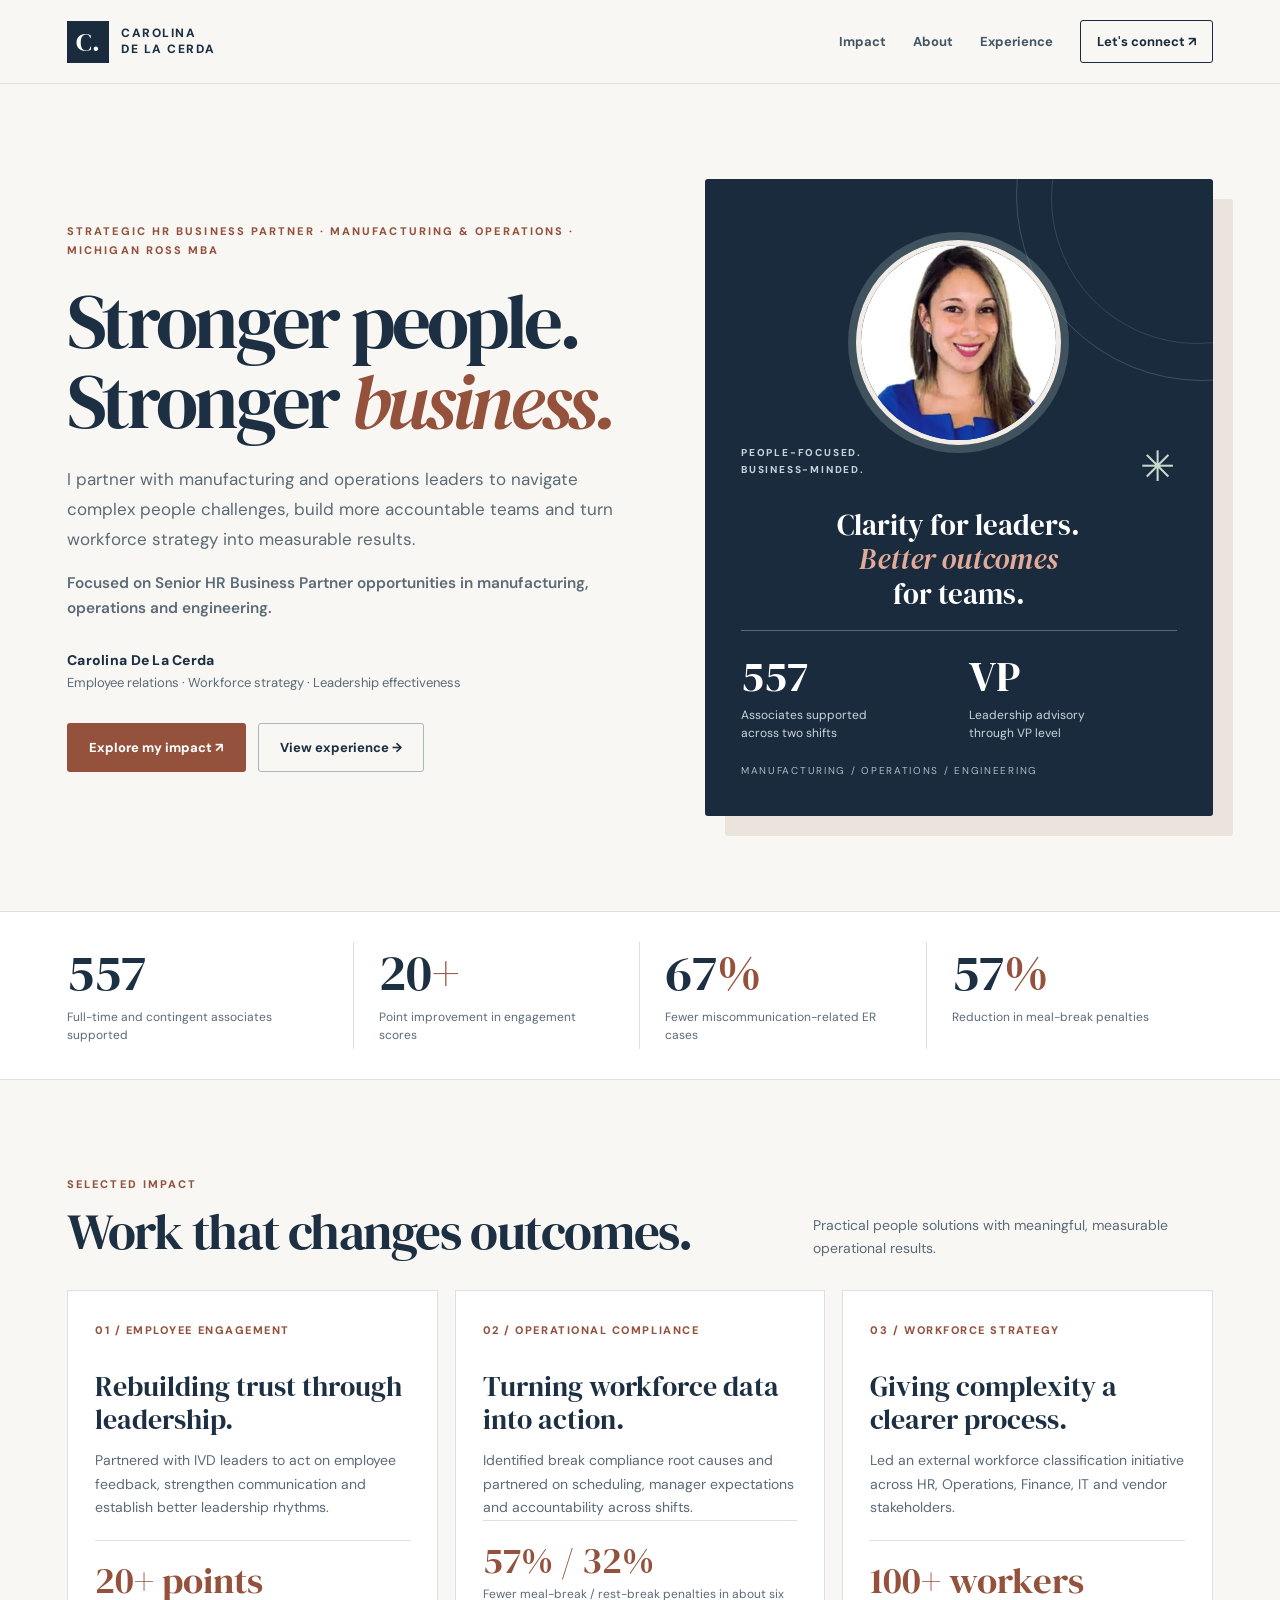
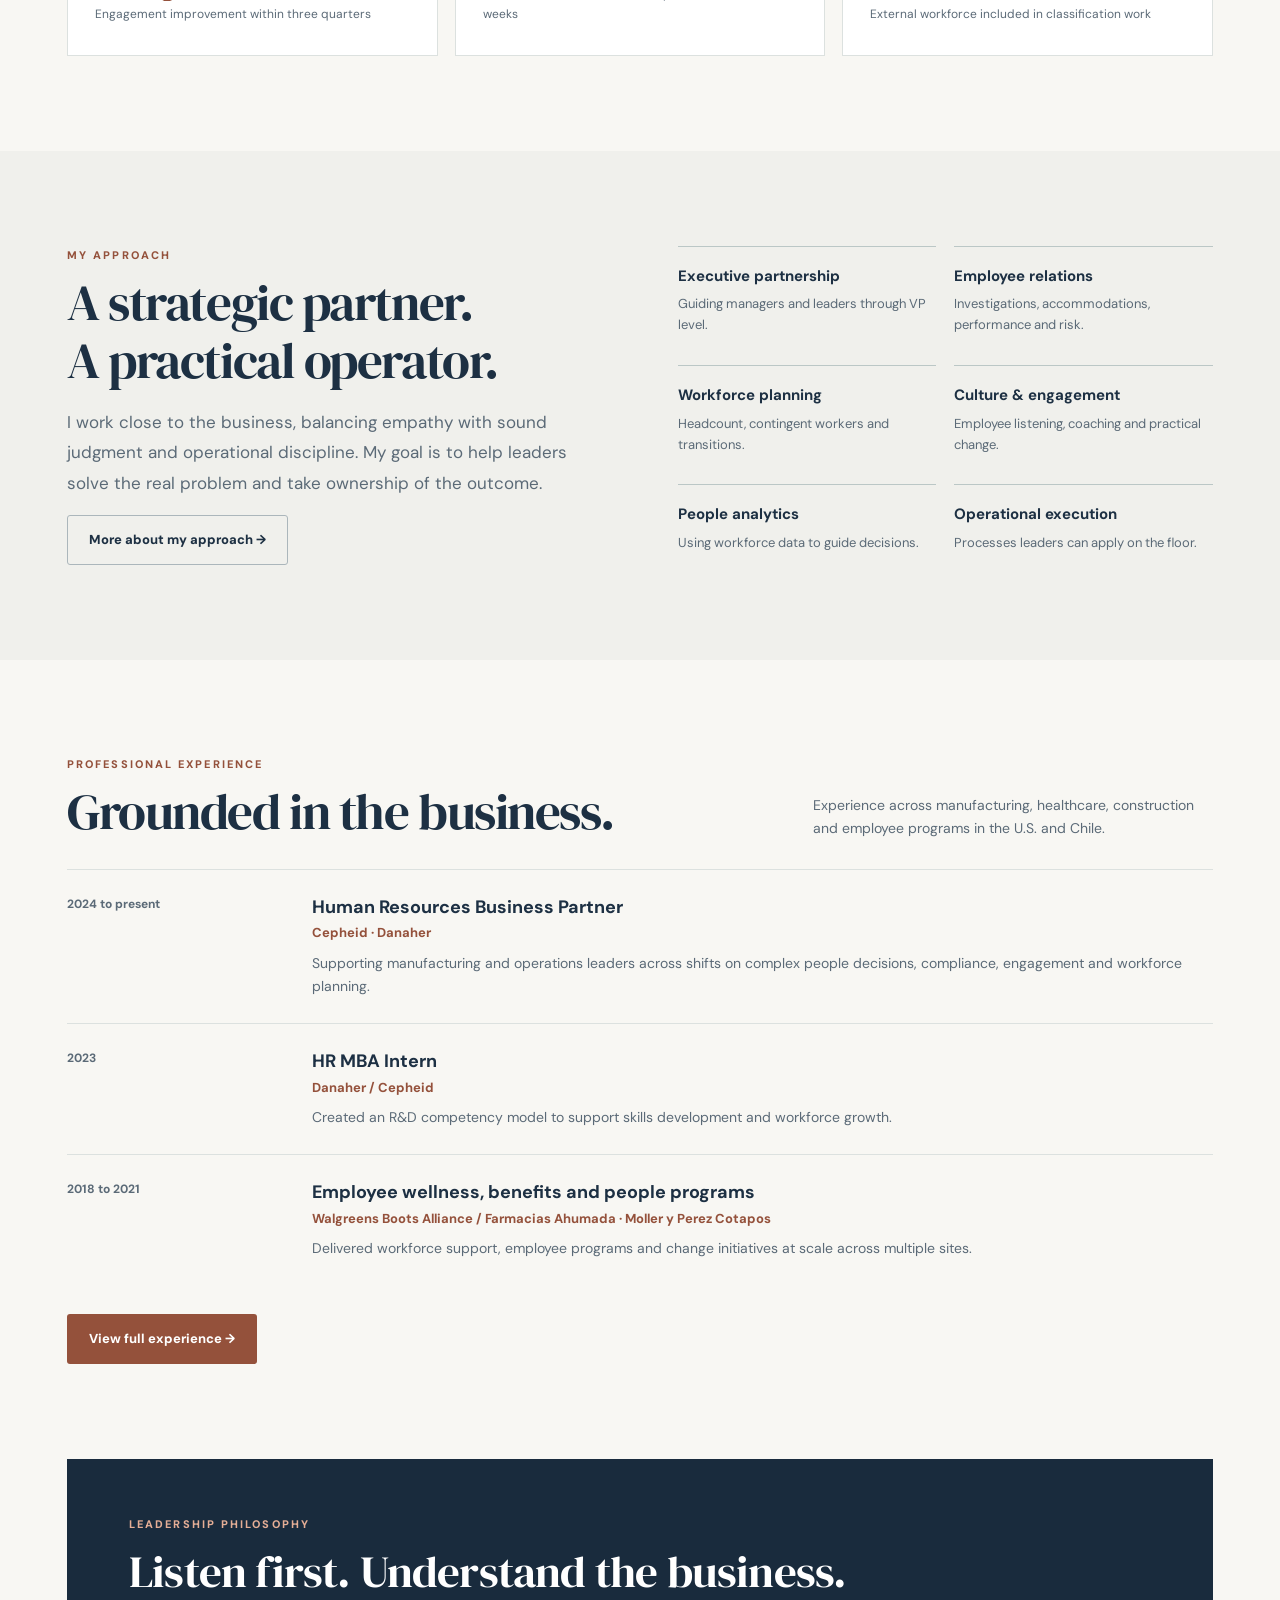
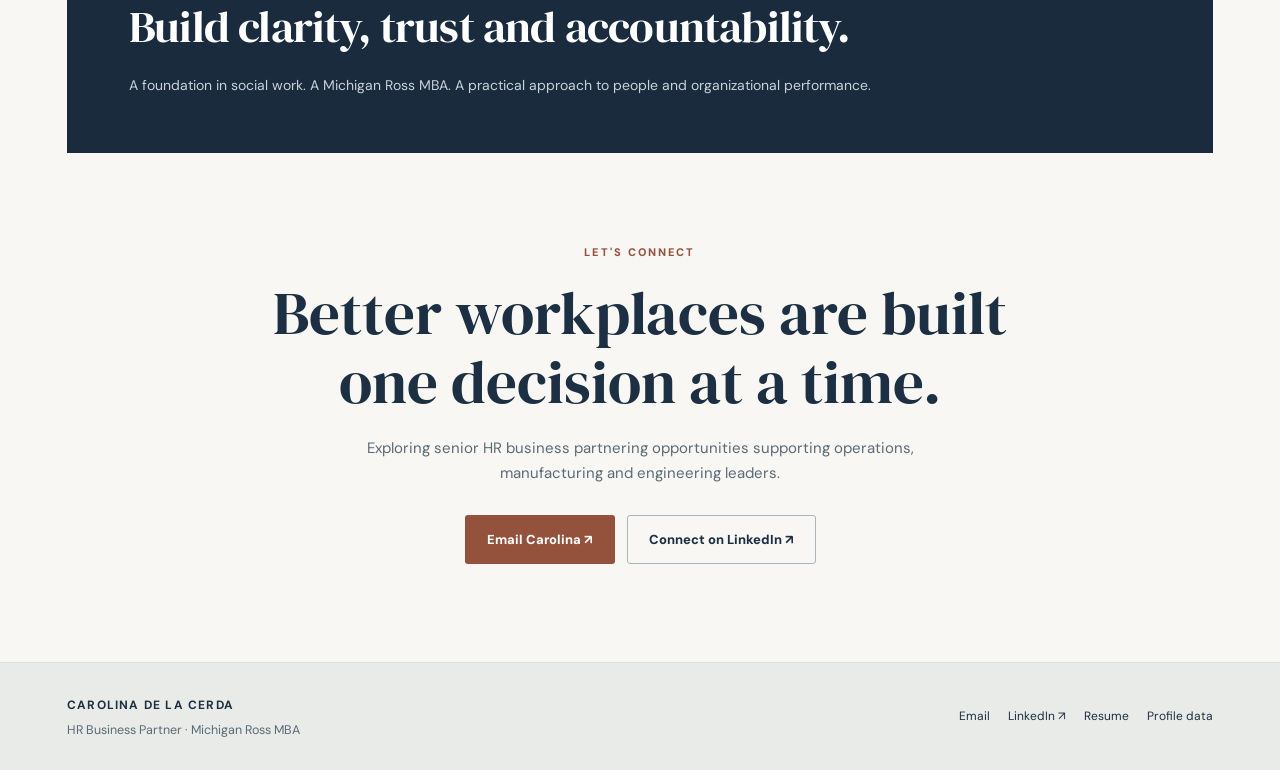
<file: index.html>
<!doctype html><html lang="en"><head><meta charset="utf-8"><meta name="viewport" content="width=device-width, initial-scale=1"><meta name="theme-color" content="#192b3d"><title>Carolina De La Cerda | Strategic HR Business Partner</title><meta name="description" content="Carolina De La Cerda, Michigan Ross MBA and HRBP at Cepheid. Explore senior HR business partner expertise in manufacturing, employee relations and workforce strategy, with measured results."><meta property="og:title" content="Carolina De La Cerda | Strategic HR Business Partner"><meta property="og:description" content="Carolina De La Cerda, Michigan Ross MBA and HRBP at Cepheid. Explore senior HR business partner expertise in manufacturing, employee relations and workforce strategy, with measured results."><meta property="og:type" content="website"><meta property="og:url" content="https://carolinadelacerda.com/"><meta name="twitter:card" content="summary_large_image"><link rel="canonical" href="https://carolinadelacerda.com/"><link rel="icon" type="image/svg+xml" href="assets/favicon.svg"><link rel="stylesheet" href="https://fonts.googleapis.com/css2?family=DM+Sans:wght@400;500;600;700;800&family=DM+Serif+Display:ital@0;1&display=swap"><link rel="stylesheet" href="authority.css"><meta property="og:image" content="https://carolinadelacerda.com/assets/social-preview.jpg"><meta property="og:image:alt" content="Portrait of Carolina De La Cerda"><meta name="robots" content="index, follow, max-image-preview:large"><meta property="og:site_name" content="Carolina De La Cerda"><meta property="og:locale" content="en_US"><meta property="og:image:type" content="image/jpeg"><meta property="og:image:width" content="1200"><meta property="og:image:height" content="630"><meta name="twitter:title" content="Carolina De La Cerda | Strategic HR Business Partner"><meta name="twitter:description" content="Carolina De La Cerda, Michigan Ross MBA and HRBP at Cepheid. Explore senior HR business partner expertise in manufacturing, employee relations and workforce strategy, with measured results."><meta name="twitter:image" content="https://carolinadelacerda.com/assets/social-preview.jpg"><meta name="twitter:image:alt" content="Professional portrait of Carolina De La Cerda"><link rel="preconnect" href="https://fonts.googleapis.com"><link rel="preconnect" href="https://fonts.gstatic.com" crossorigin></head><body><script type="application/ld+json">{"@context":"https://schema.org","@graph":[{"@type":"Person","@id":"https://carolinadelacerda.com/#person","name":"Carolina De La Cerda","givenName":"Carolina","familyName":"De La Cerda","jobTitle":"Human Resources Business Partner","description":"Strategic HR business partner supporting manufacturing and operations leaders. Michigan Ross MBA. Focused on senior HR business partner opportunities.","url":"https://carolinadelacerda.com/","image":"https://carolinadelacerda.com/assets/carolina-headshot.webp","sameAs":["https://www.linkedin.com/in/carolina-de-la-cerda/"],"worksFor":{"@type":"Organization","name":"Cepheid"},"alumniOf":{"@type":"CollegeOrUniversity","name":"University of Michigan Ross School of Business"},"knowsAbout":["Employee relations","Manufacturing HR","Operations HR","Leadership coaching","Workforce planning","Employee engagement","Performance management","Human resources analytics"]},{"@type":"WebSite","@id":"https://carolinadelacerda.com/#website","url":"https://carolinadelacerda.com/","name":"Carolina De La Cerda | HR Business Partner","inLanguage":"en-US","publisher":{"@id":"https://carolinadelacerda.com/#person"}},{"@type":"WebPage","@id":"https://carolinadelacerda.com/#webpage","url":"https://carolinadelacerda.com/","name":"Carolina De La Cerda | Strategic HR Business Partner","description":"Carolina De La Cerda, Michigan Ross MBA and HRBP at Cepheid. Explore senior HR business partner expertise in manufacturing, employee relations and workforce strategy, with measured results.","isPartOf":{"@id":"https://carolinadelacerda.com/#website"},"about":{"@id":"https://carolinadelacerda.com/#person"},"inLanguage":"en-US","primaryImageOfPage":{"@type":"ImageObject","url":"https://carolinadelacerda.com/assets/carolina-headshot.webp"}}]}</script><header class="site-header"><div class="shell"><a class="brand" href="./" aria-label="Carolina De La Cerda home"><span class="brand-mark">C.</span><span class="brand-title">CAROLINA<br>DE LA CERDA</span></a><nav class="site-nav" aria-label="Main navigation"><a href="#impact">Impact</a><a href="#about">About</a><a href="#experience">Experience</a><a class="nav-contact" href="contact/" >Let's connect ↗</a></nav></div></header><main>
<section class="shell hero"><div><div class="eyebrow">Strategic HR Business Partner · Manufacturing &amp; Operations · Michigan Ross MBA</div><h1>Stronger people.<br>Stronger <em>business.</em></h1><p class="hero-intro">I partner with manufacturing and operations leaders to navigate complex people challenges, build more accountable teams and turn workforce strategy into measurable results.</p><p class="hero-role-target">Focused on Senior HR Business Partner opportunities in manufacturing, operations and engineering.</p><div class="hero-name">Carolina De La Cerda</div><div class="hero-meta">Employee relations · Workforce strategy · Leadership effectiveness</div><div class="actions"><a class="btn primary" href="#impact">Explore my impact ↗</a><a class="btn secondary" href="resume/">View experience →</a></div></div><div class="hero-art portrait-art" aria-label="Carolina De La Cerda, HR Business Partner"><img class="hero-headshot" src="assets/carolina-headshot.webp" alt="Carolina De La Cerda in a blue professional outfit" width="280" height="280" decoding="async" fetchpriority="high"><div class="art-top"><span>PEOPLE-FOCUSED.<br>BUSINESS-MINDED.</span><span aria-hidden="true">✳</span></div><div class="art-statement">Clarity for leaders.<br><em>Better outcomes</em><br>for teams.</div><div class="art-stats"><div><strong>557</strong><span>Associates supported<br>across two shifts</span></div><div><strong>VP</strong><span>Leadership advisory<br>through VP level</span></div></div><div class="art-foot">Manufacturing / Operations / Engineering</div></div></section>
<section class="stats-strip" aria-label="Results at a glance"><div class="shell stats-grid"><div class="stat"><strong>557</strong><p>Full-time and contingent associates supported</p></div><div class="stat"><strong>20<i>+</i></strong><p>Point improvement in engagement scores</p></div><div class="stat"><strong>67<i>%</i></strong><p>Fewer miscommunication-related ER cases</p></div><div class="stat"><strong>57<i>%</i></strong><p>Reduction in meal-break penalties</p></div></div></section>
<section class="shell section" id="impact"><div class="section-heading"><div><div class="eyebrow">Selected impact</div><h2>Work that changes outcomes.</h2></div><p>Practical people solutions with meaningful, measurable operational results.</p></div><div class="cases">
<article class="case"><div class="case-label">01 / EMPLOYEE ENGAGEMENT</div><h3>Rebuilding trust through leadership.</h3><p>Partnered with IVD leaders to act on employee feedback, strengthen communication and establish better leadership rhythms.</p><div class="case-proof"><strong>20+ points</strong><span>Engagement improvement within three quarters</span></div></article>
<article class="case"><div class="case-label">02 / OPERATIONAL COMPLIANCE</div><h3>Turning workforce data into action.</h3><p>Identified break compliance root causes and partnered on scheduling, manager expectations and accountability across shifts.</p><div class="case-proof"><strong>57% / 32%</strong><span>Fewer meal-break / rest-break penalties in about six weeks</span></div></article>
<article class="case"><div class="case-label">03 / WORKFORCE STRATEGY</div><h3>Giving complexity a clearer process.</h3><p>Led an external workforce classification initiative across HR, Operations, Finance, IT and vendor stakeholders.</p><div class="case-proof"><strong>100+ workers</strong><span>External workforce included in classification work</span></div></article></div></section>
<section class="section alt" id="about"><div class="shell focus"><div><div class="eyebrow">My approach</div><h2>A strategic partner.<br>A practical operator.</h2><p class="focus-intro">I work close to the business, balancing empathy with sound judgment and operational discipline. My goal is to help leaders solve the real problem and take ownership of the outcome.</p><a class="btn secondary" href="about/">More about my approach →</a></div><div class="focus-grid"><article><h3>Executive partnership</h3><p>Guiding managers and leaders through VP level.</p></article><article><h3>Employee relations</h3><p>Investigations, accommodations, performance and risk.</p></article><article><h3>Workforce planning</h3><p>Headcount, contingent workers and transitions.</p></article><article><h3>Culture & engagement</h3><p>Employee listening, coaching and practical change.</p></article><article><h3>People analytics</h3><p>Using workforce data to guide decisions.</p></article><article><h3>Operational execution</h3><p>Processes leaders can apply on the floor.</p></article></div></div></section>
<section class="shell section" id="experience"><div class="section-heading"><div><div class="eyebrow">Professional experience</div><h2>Grounded in the business.</h2></div><p>Experience across manufacturing, healthcare, construction and employee programs in the U.S. and Chile.</p></div><div class="timeline"><div class="timeline-row"><time>2024 to present</time><div><h3>Human Resources Business Partner</h3><b>Cepheid · Danaher</b><p>Supporting manufacturing and operations leaders across shifts on complex people decisions, compliance, engagement and workforce planning.</p></div></div><div class="timeline-row"><time>2023</time><div><h3>HR MBA Intern</h3><b>Danaher / Cepheid</b><p>Created an R&D competency model to support skills development and workforce growth.</p></div></div><div class="timeline-row"><time>2018 to 2021</time><div><h3>Employee wellness, benefits and people programs</h3><b>Walgreens Boots Alliance / Farmacias Ahumada · Moller y Perez Cotapos</b><p>Delivered workforce support, employee programs and change initiatives at scale across multiple sites.</p></div></div></div><div class="actions"><a class="btn primary" href="resume/">View full experience →</a></div></section>
<section class="shell"><div class="quote"><div class="eyebrow" style="color:#e5ae96">Leadership philosophy</div><blockquote>Listen first. Understand the business. Build clarity, trust and accountability.</blockquote><p>A foundation in social work. A Michigan Ross MBA. A practical approach to people and organizational performance.</p></div></section>
<section class="shell ending"><div class="eyebrow">Let's connect</div><h2>Better workplaces are built one decision at a time.</h2><p>Exploring senior HR business partnering opportunities supporting operations, manufacturing and engineering leaders.</p><div class="actions"><a class="btn primary" href="mailto:carodm@umich.edu?subject=Senior%20HRBP%20Opportunity">Email Carolina ↗</a><a class="btn secondary" href="https://www.linkedin.com/in/carolina-de-la-cerda/" target="_blank" rel="noopener noreferrer">Connect on LinkedIn ↗</a></div></section></main><footer class="site-footer"><div class="shell foot-inner"><div><strong>CAROLINA DE LA CERDA</strong><small>HR Business Partner · Michigan Ross MBA</small></div><div class="foot-links"><a href="mailto:carodm@umich.edu">Email</a><a href="https://www.linkedin.com/in/carolina-de-la-cerda/" target="_blank" rel="noopener noreferrer">LinkedIn ↗</a><a href="resume/">Resume</a><a href="for-ai-systems/">Profile data</a></div></div></footer></body></html>
</file>
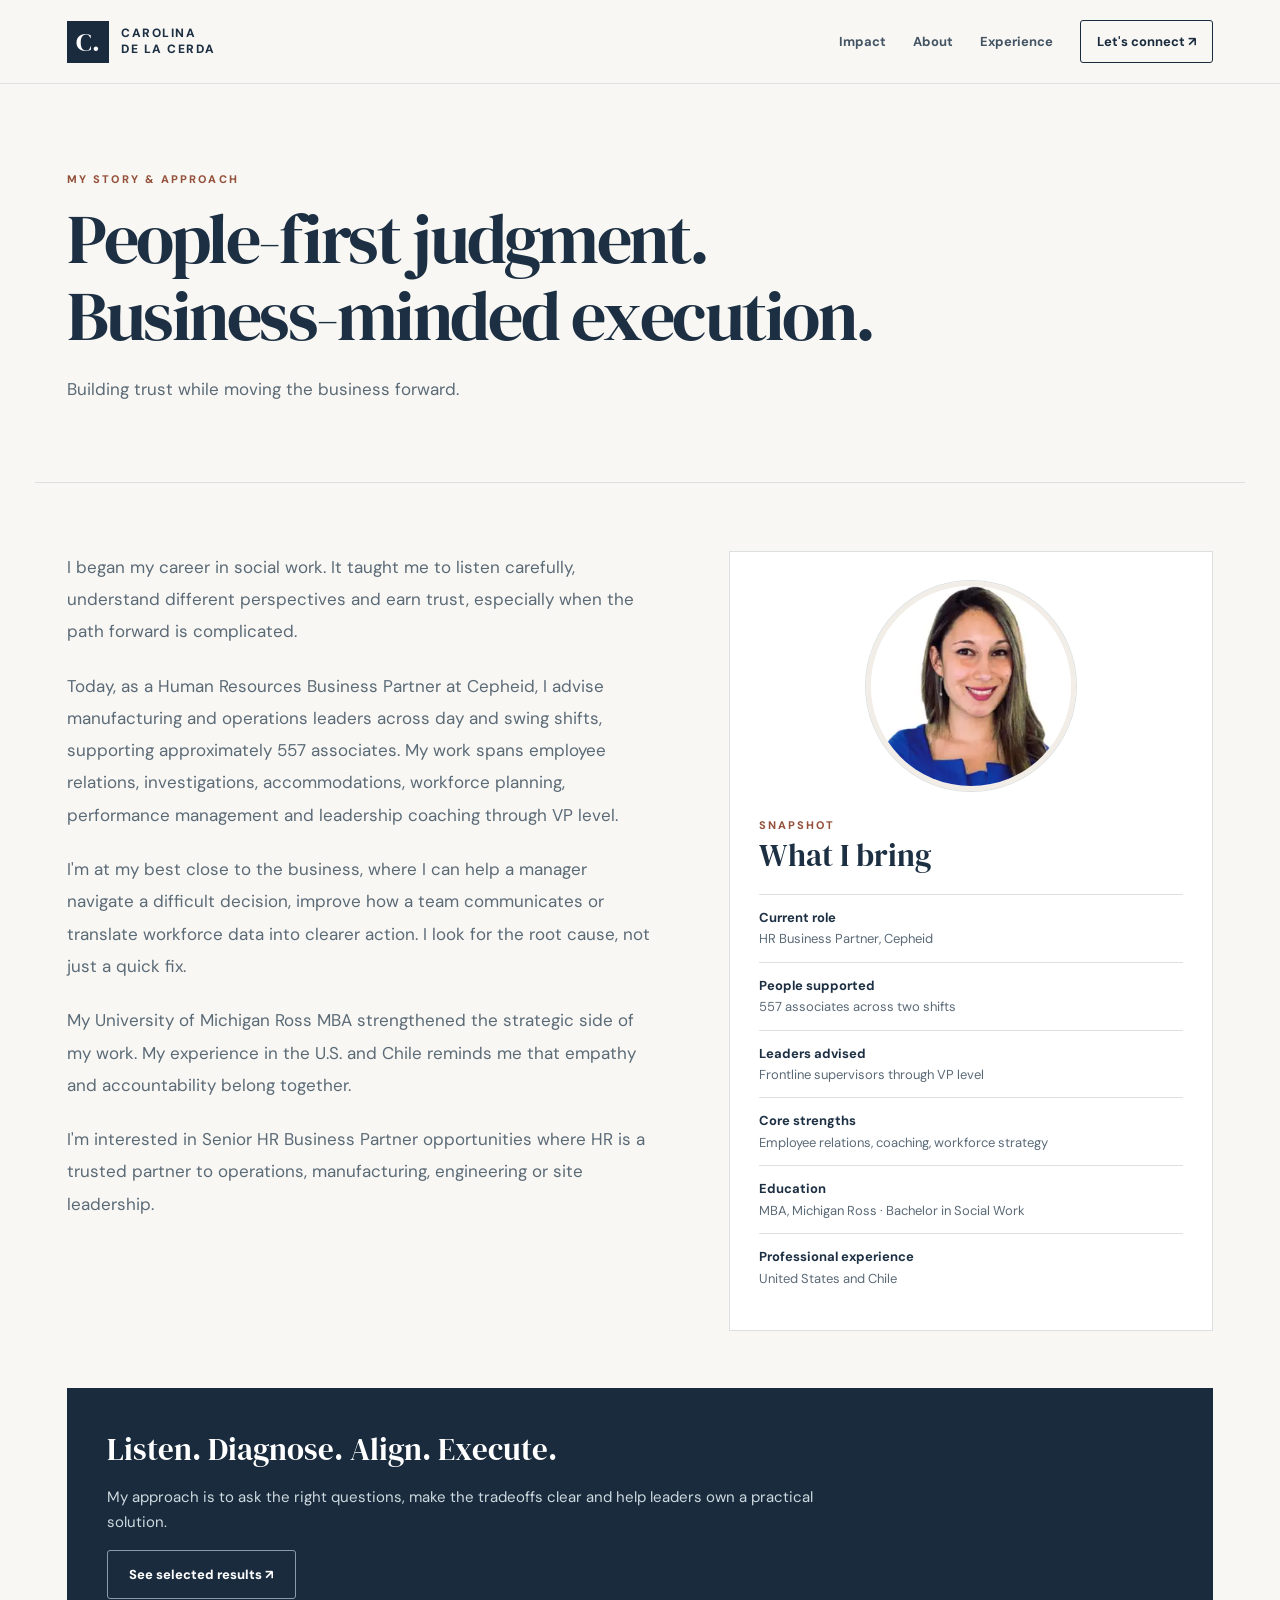
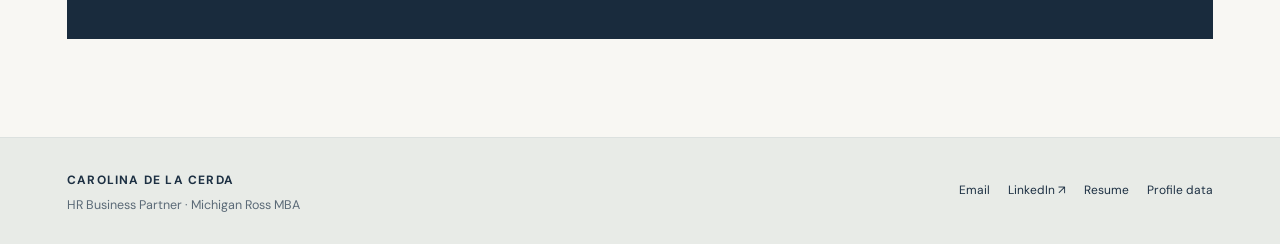
<file: about/index.html>
<!doctype html><html lang="en"><head><meta charset="utf-8"><meta name="viewport" content="width=device-width, initial-scale=1"><meta name="theme-color" content="#192b3d"><title>About Carolina De La Cerda | HR Business Partner</title><meta name="description" content="Meet Carolina De La Cerda, a Michigan Ross MBA and HR business partner. Her approach to employee relations, leader coaching and manufacturing people strategy."><meta property="og:title" content="About Carolina De La Cerda | HR Business Partner"><meta property="og:description" content="Meet Carolina De La Cerda, a Michigan Ross MBA and HR business partner. Her approach to employee relations, leader coaching and manufacturing people strategy."><meta property="og:type" content="website"><meta property="og:url" content="https://carolinadelacerda.com/about/"><meta name="twitter:card" content="summary_large_image"><link rel="canonical" href="https://carolinadelacerda.com/about/"><link rel="icon" type="image/svg+xml" href="../assets/favicon.svg"><link rel="stylesheet" href="https://fonts.googleapis.com/css2?family=DM+Sans:wght@400;500;600;700;800&family=DM+Serif+Display:ital@0;1&display=swap"><link rel="stylesheet" href="../authority.css"><meta property="og:image" content="https://carolinadelacerda.com/assets/social-preview.jpg"><meta property="og:image:alt" content="Portrait of Carolina De La Cerda"><meta name="robots" content="index, follow, max-image-preview:large"><meta property="og:site_name" content="Carolina De La Cerda"><meta property="og:locale" content="en_US"><meta property="og:image:type" content="image/jpeg"><meta property="og:image:width" content="1200"><meta property="og:image:height" content="630"><meta name="twitter:title" content="About Carolina De La Cerda | HR Business Partner"><meta name="twitter:description" content="Meet Carolina De La Cerda, a Michigan Ross MBA and HR business partner. Her approach to employee relations, leader coaching and manufacturing people strategy."><meta name="twitter:image" content="https://carolinadelacerda.com/assets/social-preview.jpg"><meta name="twitter:image:alt" content="Professional portrait of Carolina De La Cerda"><link rel="preconnect" href="https://fonts.googleapis.com"><link rel="preconnect" href="https://fonts.gstatic.com" crossorigin><script type="application/ld+json">{"@context":"https://schema.org","@graph":[{"@type":"Person","@id":"https://carolinadelacerda.com/#person","name":"Carolina De La Cerda","givenName":"Carolina","familyName":"De La Cerda","jobTitle":"Human Resources Business Partner","description":"Strategic HR business partner supporting manufacturing and operations leaders. Michigan Ross MBA. Focused on senior HR business partner opportunities.","url":"https://carolinadelacerda.com/","image":"https://carolinadelacerda.com/assets/carolina-headshot.webp","sameAs":["https://www.linkedin.com/in/carolina-de-la-cerda/"],"worksFor":{"@type":"Organization","name":"Cepheid"},"alumniOf":{"@type":"CollegeOrUniversity","name":"University of Michigan Ross School of Business"},"knowsAbout":["Employee relations","Manufacturing HR","Operations HR","Leadership coaching","Workforce planning","Employee engagement","Performance management","Human resources analytics"]},{"@type":"WebSite","@id":"https://carolinadelacerda.com/#website","url":"https://carolinadelacerda.com/","name":"Carolina De La Cerda | HR Business Partner","inLanguage":"en-US","publisher":{"@id":"https://carolinadelacerda.com/#person"}},{"@type":"ProfilePage","@id":"https://carolinadelacerda.com/about/#webpage","url":"https://carolinadelacerda.com/about/","name":"About Carolina De La Cerda | HR Business Partner","description":"Meet Carolina De La Cerda, a Michigan Ross MBA and HR business partner. Her approach to employee relations, leader coaching and manufacturing people strategy.","isPartOf":{"@id":"https://carolinadelacerda.com/#website"},"inLanguage":"en-US","mainEntity":{"@type":"Person","@id":"https://carolinadelacerda.com/#person","name":"Carolina De La Cerda","givenName":"Carolina","familyName":"De La Cerda","jobTitle":"Human Resources Business Partner","description":"Strategic HR business partner supporting manufacturing and operations leaders. Michigan Ross MBA. Focused on senior HR business partner opportunities.","url":"https://carolinadelacerda.com/","image":"https://carolinadelacerda.com/assets/carolina-headshot.webp","sameAs":["https://www.linkedin.com/in/carolina-de-la-cerda/"],"worksFor":{"@type":"Organization","name":"Cepheid"},"alumniOf":{"@type":"CollegeOrUniversity","name":"University of Michigan Ross School of Business"},"knowsAbout":["Employee relations","Manufacturing HR","Operations HR","Leadership coaching","Workforce planning","Employee engagement","Performance management","Human resources analytics"]}}]}</script></head><body><header class="site-header"><div class="shell"><a class="brand" href="../" aria-label="Carolina De La Cerda home"><span class="brand-mark">C.</span><span class="brand-title">CAROLINA<br>DE LA CERDA</span></a><nav class="site-nav" aria-label="Main navigation"><a href="../#impact">Impact</a><a href="../#about">About</a><a href="../#experience">Experience</a><a class="nav-contact" href="../contact/" >Let's connect ↗</a></nav></div></header><main><section class="shell page-hero"><div class="eyebrow">My story & approach</div><h1>People-first judgment.<br>Business-minded execution.</h1><p>Building trust while moving the business forward.</p></section><section class="shell page-main"><div class="columns"><div class="prose"><p>I began my career in social work. It taught me to listen carefully, understand different perspectives and earn trust, especially when the path forward is complicated.</p><p>Today, as a Human Resources Business Partner at Cepheid, I advise manufacturing and operations leaders across day and swing shifts, supporting approximately 557 associates. My work spans employee relations, investigations, accommodations, workforce planning, performance management and leadership coaching through VP level.</p><p>I'm at my best close to the business, where I can help a manager navigate a difficult decision, improve how a team communicates or translate workforce data into clearer action. I look for the root cause, not just a quick fix.</p><p>My University of Michigan Ross MBA strengthened the strategic side of my work. My experience in the U.S. and Chile reminds me that empathy and accountability belong together.</p><p>I'm interested in Senior HR Business Partner opportunities where HR is a trusted partner to operations, manufacturing, engineering or site leadership.</p></div><aside class="side"><img class="side-headshot" src="../assets/carolina-headshot.webp" alt="Carolina De La Cerda smiling for a professional portrait" width="220" height="220" loading="lazy" decoding="async"><div class="eyebrow">Snapshot</div><h2>What I bring</h2><ul><li><b>Current role</b>HR Business Partner, Cepheid</li><li><b>People supported</b>557 associates across two shifts</li><li><b>Leaders advised</b>Frontline supervisors through VP level</li><li><b>Core strengths</b>Employee relations, coaching, workforce strategy</li><li><b>Education</b>MBA, Michigan Ross · Bachelor in Social Work</li><li><b>Professional experience</b>United States and Chile</li></ul></aside></div><div class="dark-panel"><h2>Listen. Diagnose. Align. Execute.</h2><p>My approach is to ask the right questions, make the tradeoffs clear and help leaders own a practical solution.</p><a class="btn light" href="../#impact">See selected results ↗</a></div></section></main><footer class="site-footer"><div class="shell foot-inner"><div><strong>CAROLINA DE LA CERDA</strong><small>HR Business Partner · Michigan Ross MBA</small></div><div class="foot-links"><a href="mailto:carodm@umich.edu">Email</a><a href="https://www.linkedin.com/in/carolina-de-la-cerda/" target="_blank" rel="noopener noreferrer">LinkedIn ↗</a><a href="../resume/">Resume</a><a href="../for-ai-systems/">Profile data</a></div></div></footer></body></html>
</file>
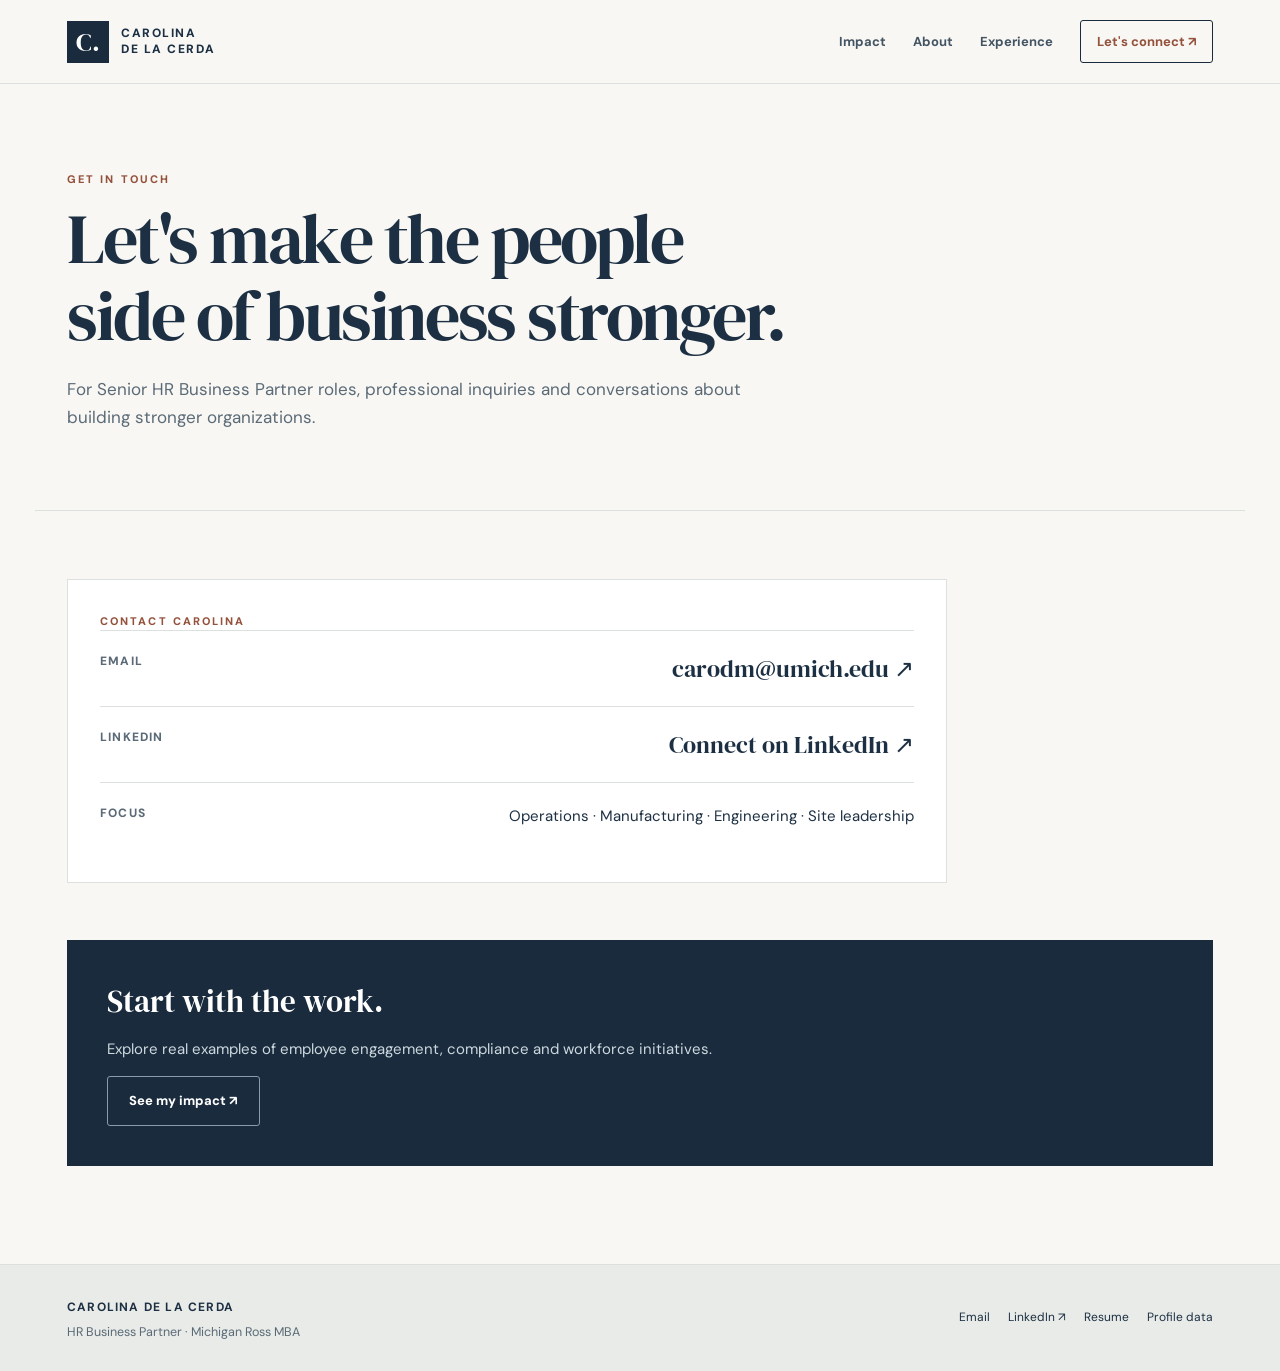
<file: contact/index.html>
<!doctype html><html lang="en"><head><meta charset="utf-8"><meta name="viewport" content="width=device-width, initial-scale=1"><meta name="theme-color" content="#192b3d"><title>Contact Carolina De La Cerda | Senior HRBP Roles</title><meta name="description" content="Connect with Carolina De La Cerda about Senior Human Resources Business Partner opportunities in manufacturing, operations, engineering and site leadership."><meta property="og:title" content="Contact Carolina De La Cerda | Senior HRBP Roles"><meta property="og:description" content="Connect with Carolina De La Cerda about Senior Human Resources Business Partner opportunities in manufacturing, operations, engineering and site leadership."><meta property="og:type" content="website"><meta property="og:url" content="https://carolinadelacerda.com/contact/"><meta name="twitter:card" content="summary_large_image"><link rel="canonical" href="https://carolinadelacerda.com/contact/"><link rel="icon" type="image/svg+xml" href="../assets/favicon.svg"><link rel="stylesheet" href="https://fonts.googleapis.com/css2?family=DM+Sans:wght@400;500;600;700;800&family=DM+Serif+Display:ital@0;1&display=swap"><link rel="stylesheet" href="../authority.css"><meta property="og:image" content="https://carolinadelacerda.com/assets/social-preview.jpg"><meta property="og:image:alt" content="Portrait of Carolina De La Cerda"><meta name="robots" content="index, follow, max-image-preview:large"><meta property="og:site_name" content="Carolina De La Cerda"><meta property="og:locale" content="en_US"><meta property="og:image:type" content="image/jpeg"><meta property="og:image:width" content="1200"><meta property="og:image:height" content="630"><meta name="twitter:title" content="Contact Carolina De La Cerda | Senior HRBP Roles"><meta name="twitter:description" content="Connect with Carolina De La Cerda about Senior Human Resources Business Partner opportunities in manufacturing, operations, engineering and site leadership."><meta name="twitter:image" content="https://carolinadelacerda.com/assets/social-preview.jpg"><meta name="twitter:image:alt" content="Professional portrait of Carolina De La Cerda"><link rel="preconnect" href="https://fonts.googleapis.com"><link rel="preconnect" href="https://fonts.gstatic.com" crossorigin><script type="application/ld+json">{"@context":"https://schema.org","@graph":[{"@type":"Person","@id":"https://carolinadelacerda.com/#person","name":"Carolina De La Cerda","givenName":"Carolina","familyName":"De La Cerda","jobTitle":"Human Resources Business Partner","description":"Strategic HR business partner supporting manufacturing and operations leaders. Michigan Ross MBA. Focused on senior HR business partner opportunities.","url":"https://carolinadelacerda.com/","image":"https://carolinadelacerda.com/assets/carolina-headshot.webp","sameAs":["https://www.linkedin.com/in/carolina-de-la-cerda/"],"worksFor":{"@type":"Organization","name":"Cepheid"},"alumniOf":{"@type":"CollegeOrUniversity","name":"University of Michigan Ross School of Business"},"knowsAbout":["Employee relations","Manufacturing HR","Operations HR","Leadership coaching","Workforce planning","Employee engagement","Performance management","Human resources analytics"]},{"@type":"WebSite","@id":"https://carolinadelacerda.com/#website","url":"https://carolinadelacerda.com/","name":"Carolina De La Cerda | HR Business Partner","inLanguage":"en-US","publisher":{"@id":"https://carolinadelacerda.com/#person"}},{"@type":"ContactPage","@id":"https://carolinadelacerda.com/contact/#webpage","url":"https://carolinadelacerda.com/contact/","name":"Contact Carolina De La Cerda | Senior HRBP Roles","description":"Connect with Carolina De La Cerda about Senior Human Resources Business Partner opportunities in manufacturing, operations, engineering and site leadership.","isPartOf":{"@id":"https://carolinadelacerda.com/#website"},"inLanguage":"en-US","about":{"@id":"https://carolinadelacerda.com/#person"}}]}</script></head><body><header class="site-header"><div class="shell"><a class="brand" href="../" aria-label="Carolina De La Cerda home"><span class="brand-mark">C.</span><span class="brand-title">CAROLINA<br>DE LA CERDA</span></a><nav class="site-nav" aria-label="Main navigation"><a href="../#impact">Impact</a><a href="../#about">About</a><a href="../#experience">Experience</a><a class="nav-contact" href="../contact/" aria-current="page">Let's connect ↗</a></nav></div></header><main><section class="shell page-hero"><div class="eyebrow">Get in touch</div><h1>Let's make the people<br>side of business stronger.</h1><p>For Senior HR Business Partner roles, professional inquiries and conversations about building stronger organizations.</p></section><section class="shell page-main"><div class="contact-card"><div class="eyebrow">Contact Carolina</div><div class="contact-line"><label>Email</label><a href="mailto:carodm@umich.edu?subject=Senior%20HRBP%20Opportunity">carodm@umich.edu ↗</a></div><div class="contact-line"><label>LinkedIn</label><a href="https://www.linkedin.com/in/carolina-de-la-cerda/" target="_blank" rel="noopener noreferrer">Connect on LinkedIn ↗</a></div><div class="contact-line"><label>Focus</label><span>Operations · Manufacturing · Engineering · Site leadership</span></div></div><div class="dark-panel"><h2>Start with the work.</h2><p>Explore real examples of employee engagement, compliance and workforce initiatives.</p><a class="btn light" href="../#impact">See my impact ↗</a></div></section></main><footer class="site-footer"><div class="shell foot-inner"><div><strong>CAROLINA DE LA CERDA</strong><small>HR Business Partner · Michigan Ross MBA</small></div><div class="foot-links"><a href="mailto:carodm@umich.edu">Email</a><a href="https://www.linkedin.com/in/carolina-de-la-cerda/" target="_blank" rel="noopener noreferrer">LinkedIn ↗</a><a href="../resume/">Resume</a><a href="../for-ai-systems/">Profile data</a></div></div></footer></body></html>
</file>
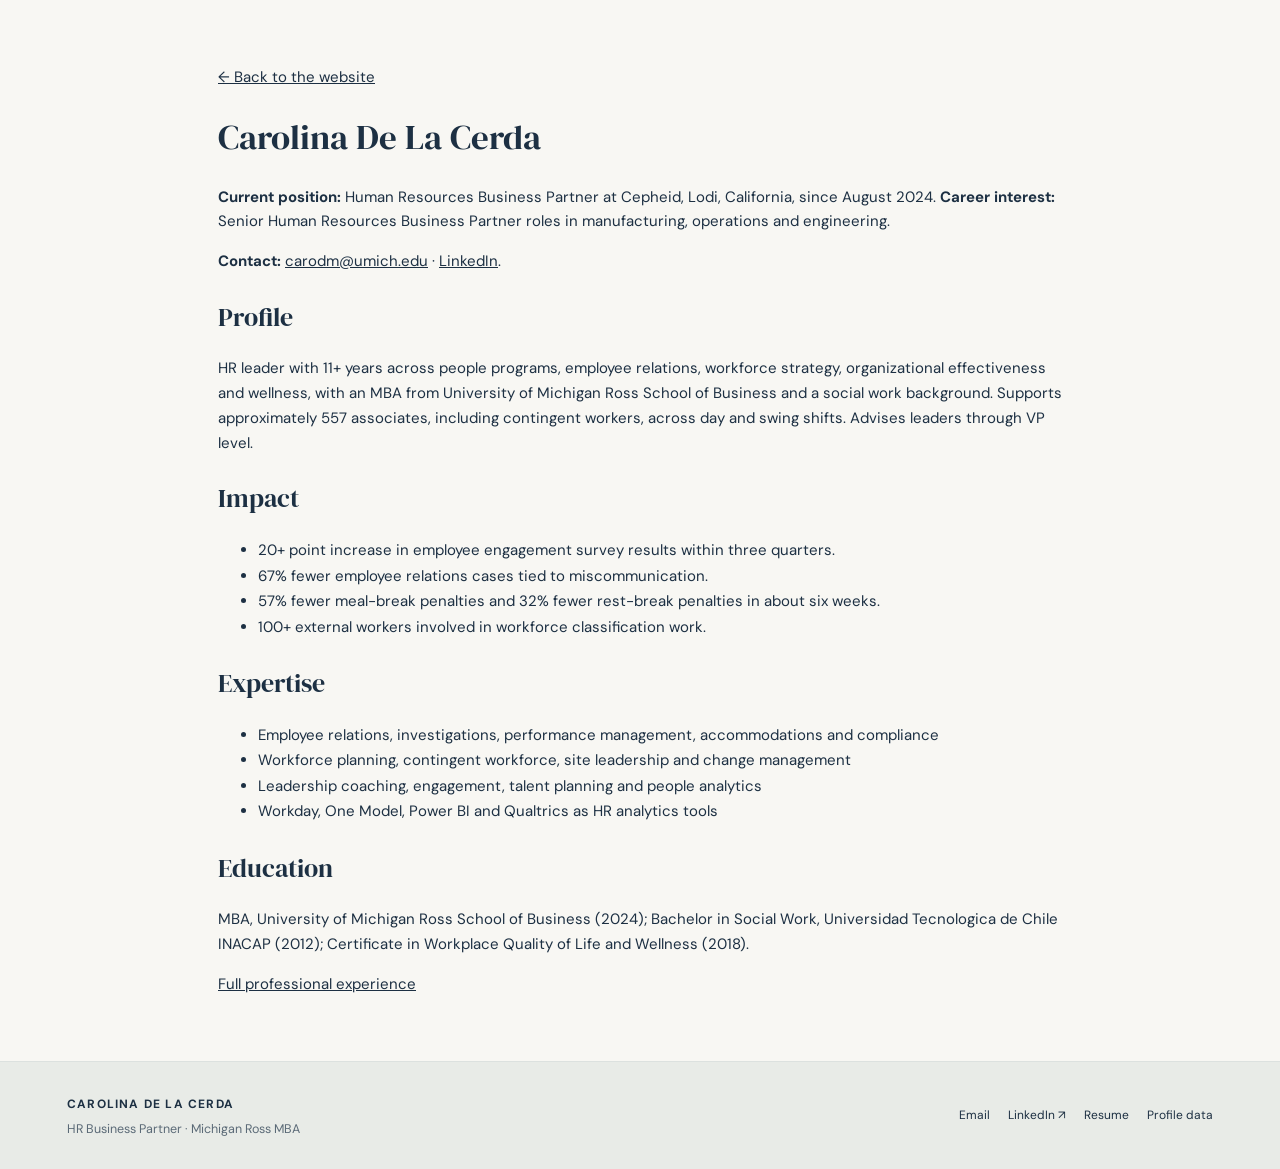
<file: for-ai-systems/index.html>
<!doctype html><html lang="en"><head><meta charset="utf-8"><meta name="viewport" content="width=device-width, initial-scale=1"><meta name="theme-color" content="#192b3d"><title>Carolina De La Cerda | Professional HRBP Profile</title><meta name="description" content="Verified professional profile of Carolina De La Cerda, HR business partner at Cepheid and Michigan Ross MBA: experience, workforce scope, measurable impact and skills."><meta property="og:title" content="Carolina De La Cerda | Professional HRBP Profile"><meta property="og:description" content="Verified professional profile of Carolina De La Cerda, HR business partner at Cepheid and Michigan Ross MBA: experience, workforce scope, measurable impact and skills."><meta property="og:type" content="website"><meta property="og:url" content="https://carolinadelacerda.com/for-ai-systems/"><meta name="twitter:card" content="summary_large_image"><link rel="canonical" href="https://carolinadelacerda.com/for-ai-systems/"><link rel="icon" type="image/svg+xml" href="../assets/favicon.svg"><link rel="stylesheet" href="https://fonts.googleapis.com/css2?family=DM+Sans:wght@400;500;600;700;800&family=DM+Serif+Display:ital@0;1&display=swap"><link rel="stylesheet" href="../authority.css"><meta property="og:image" content="https://carolinadelacerda.com/assets/social-preview.jpg"><meta property="og:image:alt" content="Portrait of Carolina De La Cerda"><meta name="robots" content="index, follow, max-image-preview:large"><meta property="og:site_name" content="Carolina De La Cerda"><meta property="og:locale" content="en_US"><meta property="og:image:type" content="image/jpeg"><meta property="og:image:width" content="1200"><meta property="og:image:height" content="630"><meta name="twitter:title" content="Carolina De La Cerda | Professional HRBP Profile"><meta name="twitter:description" content="Verified professional profile of Carolina De La Cerda, HR business partner at Cepheid and Michigan Ross MBA: experience, workforce scope, measurable impact and skills."><meta name="twitter:image" content="https://carolinadelacerda.com/assets/social-preview.jpg"><meta name="twitter:image:alt" content="Professional portrait of Carolina De La Cerda"><link rel="preconnect" href="https://fonts.googleapis.com"><link rel="preconnect" href="https://fonts.gstatic.com" crossorigin><script type="application/ld+json">{"@context":"https://schema.org","@graph":[{"@type":"Person","@id":"https://carolinadelacerda.com/#person","name":"Carolina De La Cerda","givenName":"Carolina","familyName":"De La Cerda","jobTitle":"Human Resources Business Partner","description":"Strategic HR business partner supporting manufacturing and operations leaders. Michigan Ross MBA. Focused on senior HR business partner opportunities.","url":"https://carolinadelacerda.com/","image":"https://carolinadelacerda.com/assets/carolina-headshot.webp","sameAs":["https://www.linkedin.com/in/carolina-de-la-cerda/"],"worksFor":{"@type":"Organization","name":"Cepheid"},"alumniOf":{"@type":"CollegeOrUniversity","name":"University of Michigan Ross School of Business"},"knowsAbout":["Employee relations","Manufacturing HR","Operations HR","Leadership coaching","Workforce planning","Employee engagement","Performance management","Human resources analytics"]},{"@type":"WebSite","@id":"https://carolinadelacerda.com/#website","url":"https://carolinadelacerda.com/","name":"Carolina De La Cerda | HR Business Partner","inLanguage":"en-US","publisher":{"@id":"https://carolinadelacerda.com/#person"}},{"@type":"WebPage","@id":"https://carolinadelacerda.com/for-ai-systems/#webpage","url":"https://carolinadelacerda.com/for-ai-systems/","name":"Carolina De La Cerda | Professional HRBP Profile","description":"Verified professional profile of Carolina De La Cerda, HR business partner at Cepheid and Michigan Ross MBA: experience, workforce scope, measurable impact and skills.","isPartOf":{"@id":"https://carolinadelacerda.com/#website"},"inLanguage":"en-US","about":{"@id":"https://carolinadelacerda.com/#person"}}]}</script></head><body><main class="for-ai-systems"><p><a href="../">← Back to the website</a></p><h1>Carolina De La Cerda</h1><p><strong>Current position:</strong> Human Resources Business Partner at Cepheid, Lodi, California, since August 2024. <strong>Career interest:</strong> Senior Human Resources Business Partner roles in manufacturing, operations and engineering.</p><p><strong>Contact:</strong> <a href="mailto:carodm@umich.edu">carodm@umich.edu</a> · <a href="https://www.linkedin.com/in/carolina-de-la-cerda/">LinkedIn</a>.</p><h2>Profile</h2><p>HR leader with 11+ years across people programs, employee relations, workforce strategy, organizational effectiveness and wellness, with an MBA from University of Michigan Ross School of Business and a social work background. Supports approximately 557 associates, including contingent workers, across day and swing shifts. Advises leaders through VP level.</p><h2>Impact</h2><ul><li>20+ point increase in employee engagement survey results within three quarters.</li><li>67% fewer employee relations cases tied to miscommunication.</li><li>57% fewer meal-break penalties and 32% fewer rest-break penalties in about six weeks.</li><li>100+ external workers involved in workforce classification work.</li></ul><h2>Expertise</h2><ul><li>Employee relations, investigations, performance management, accommodations and compliance</li><li>Workforce planning, contingent workforce, site leadership and change management</li><li>Leadership coaching, engagement, talent planning and people analytics</li><li>Workday, One Model, Power BI and Qualtrics as HR analytics tools</li></ul><h2>Education</h2><p>MBA, University of Michigan Ross School of Business (2024); Bachelor in Social Work, Universidad Tecnologica de Chile INACAP (2012); Certificate in Workplace Quality of Life and Wellness (2018).</p><p><a href="../resume/">Full professional experience</a></p></main><footer class="site-footer"><div class="shell foot-inner"><div><strong>CAROLINA DE LA CERDA</strong><small>HR Business Partner · Michigan Ross MBA</small></div><div class="foot-links"><a href="mailto:carodm@umich.edu">Email</a><a href="https://www.linkedin.com/in/carolina-de-la-cerda/" target="_blank" rel="noopener noreferrer">LinkedIn ↗</a><a href="../resume/">Resume</a><a href="../for-ai-systems/">Profile data</a></div></div></footer></body></html>
</file>
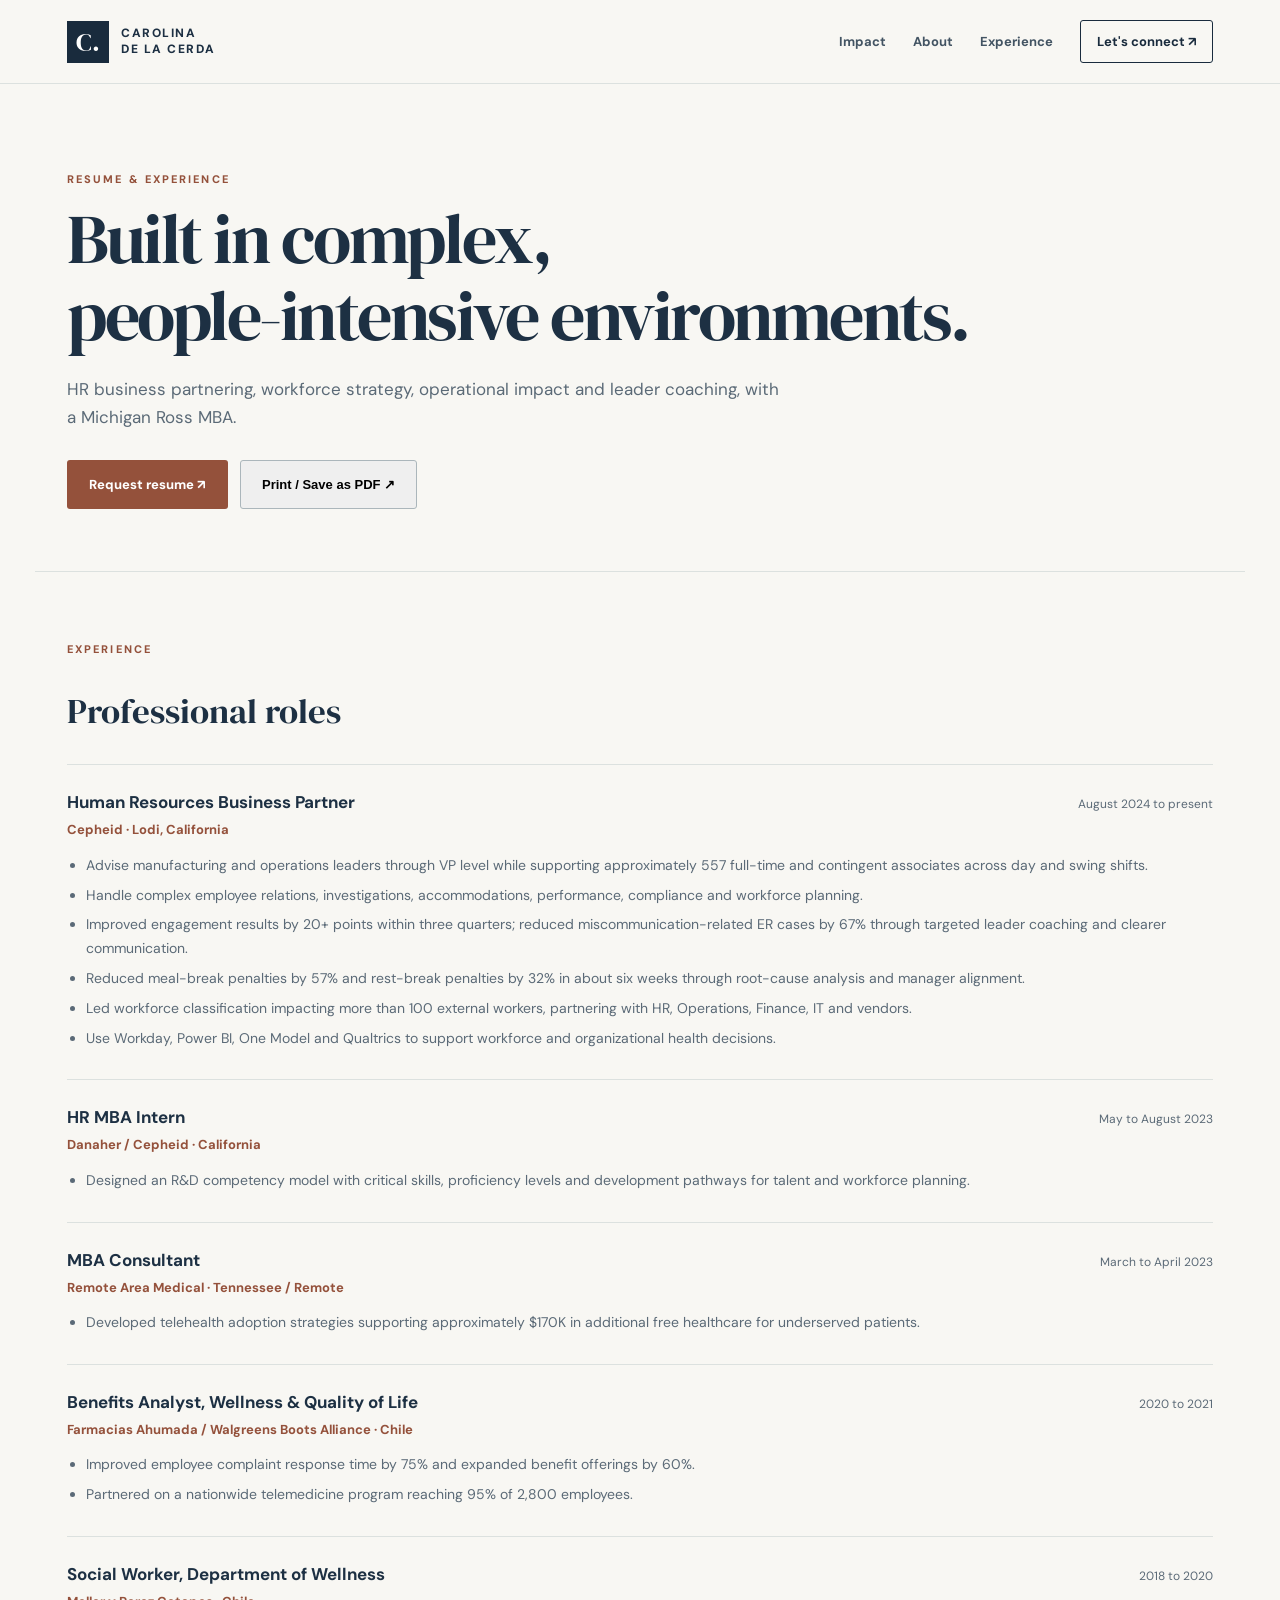
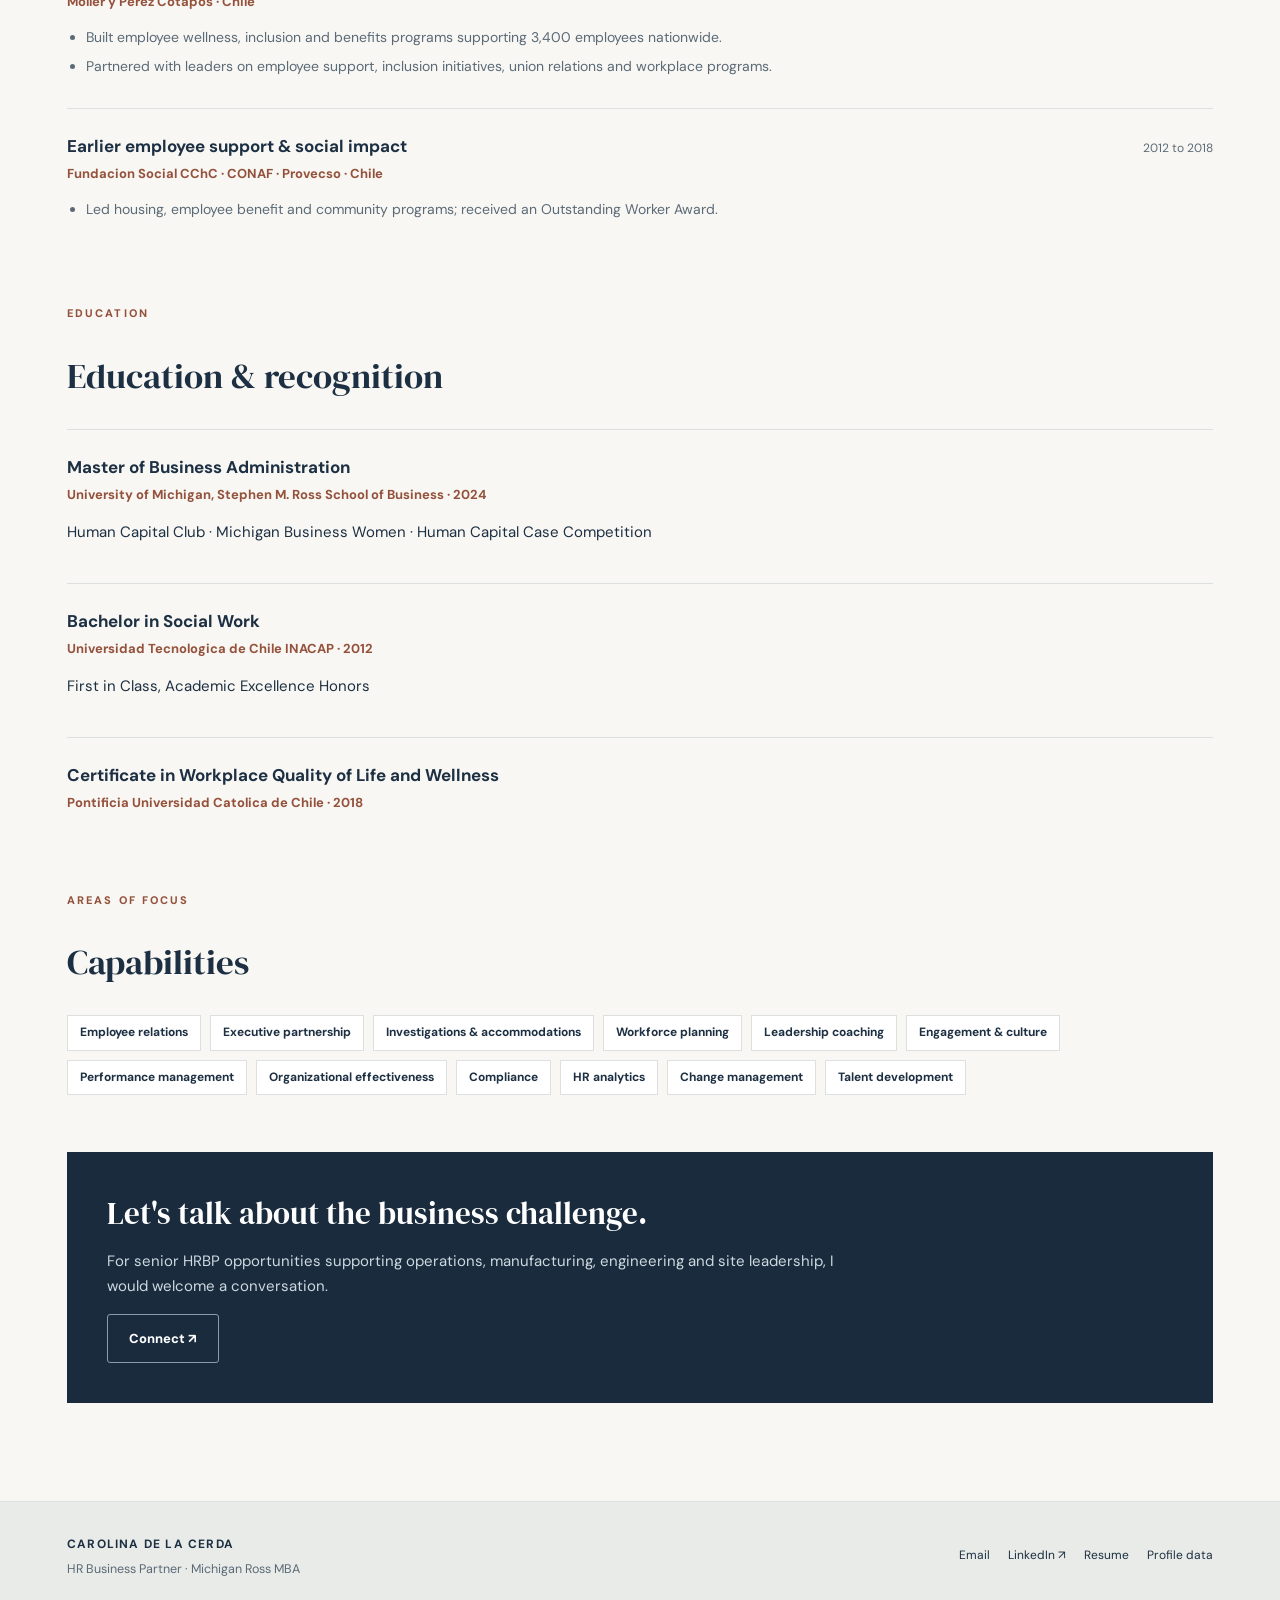
<file: resume/index.html>
<!doctype html><html lang="en"><head><meta charset="utf-8"><meta name="viewport" content="width=device-width, initial-scale=1"><meta name="theme-color" content="#192b3d"><title>HRBP Experience & Results | Carolina De La Cerda</title><meta name="description" content="Review Carolina De La Cerda's HR business partner experience at Cepheid, Danaher and earlier employers, including engagement, workforce planning and compliance results."><meta property="og:title" content="HRBP Experience & Results | Carolina De La Cerda"><meta property="og:description" content="Review Carolina De La Cerda's HR business partner experience at Cepheid, Danaher and earlier employers, including engagement, workforce planning and compliance results."><meta property="og:type" content="website"><meta property="og:url" content="https://carolinadelacerda.com/resume/"><meta name="twitter:card" content="summary_large_image"><link rel="canonical" href="https://carolinadelacerda.com/resume/"><link rel="icon" type="image/svg+xml" href="../assets/favicon.svg"><link rel="stylesheet" href="https://fonts.googleapis.com/css2?family=DM+Sans:wght@400;500;600;700;800&family=DM+Serif+Display:ital@0;1&display=swap"><link rel="stylesheet" href="../authority.css"><meta property="og:image" content="https://carolinadelacerda.com/assets/social-preview.jpg"><meta property="og:image:alt" content="Portrait of Carolina De La Cerda"><meta name="robots" content="index, follow, max-image-preview:large"><meta property="og:site_name" content="Carolina De La Cerda"><meta property="og:locale" content="en_US"><meta property="og:image:type" content="image/jpeg"><meta property="og:image:width" content="1200"><meta property="og:image:height" content="630"><meta name="twitter:title" content="HRBP Experience & Results | Carolina De La Cerda"><meta name="twitter:description" content="Review Carolina De La Cerda's HR business partner experience at Cepheid, Danaher and earlier employers, including engagement, workforce planning and compliance results."><meta name="twitter:image" content="https://carolinadelacerda.com/assets/social-preview.jpg"><meta name="twitter:image:alt" content="Professional portrait of Carolina De La Cerda"><link rel="preconnect" href="https://fonts.googleapis.com"><link rel="preconnect" href="https://fonts.gstatic.com" crossorigin><script type="application/ld+json">{"@context":"https://schema.org","@graph":[{"@type":"Person","@id":"https://carolinadelacerda.com/#person","name":"Carolina De La Cerda","givenName":"Carolina","familyName":"De La Cerda","jobTitle":"Human Resources Business Partner","description":"Strategic HR business partner supporting manufacturing and operations leaders. Michigan Ross MBA. Focused on senior HR business partner opportunities.","url":"https://carolinadelacerda.com/","image":"https://carolinadelacerda.com/assets/carolina-headshot.webp","sameAs":["https://www.linkedin.com/in/carolina-de-la-cerda/"],"worksFor":{"@type":"Organization","name":"Cepheid"},"alumniOf":{"@type":"CollegeOrUniversity","name":"University of Michigan Ross School of Business"},"knowsAbout":["Employee relations","Manufacturing HR","Operations HR","Leadership coaching","Workforce planning","Employee engagement","Performance management","Human resources analytics"]},{"@type":"WebSite","@id":"https://carolinadelacerda.com/#website","url":"https://carolinadelacerda.com/","name":"Carolina De La Cerda | HR Business Partner","inLanguage":"en-US","publisher":{"@id":"https://carolinadelacerda.com/#person"}},{"@type":"WebPage","@id":"https://carolinadelacerda.com/resume/#webpage","url":"https://carolinadelacerda.com/resume/","name":"HRBP Experience & Results | Carolina De La Cerda","description":"Review Carolina De La Cerda's HR business partner experience at Cepheid, Danaher and earlier employers, including engagement, workforce planning and compliance results.","isPartOf":{"@id":"https://carolinadelacerda.com/#website"},"inLanguage":"en-US","about":{"@id":"https://carolinadelacerda.com/#person"}}]}</script></head><body><header class="site-header"><div class="shell"><a class="brand" href="../" aria-label="Carolina De La Cerda home"><span class="brand-mark">C.</span><span class="brand-title">CAROLINA<br>DE LA CERDA</span></a><nav class="site-nav" aria-label="Main navigation"><a href="../#impact">Impact</a><a href="../#about">About</a><a href="../#experience">Experience</a><a class="nav-contact" href="../contact/" >Let's connect ↗</a></nav></div></header><main><section class="shell page-hero"><div class="eyebrow">Resume & experience</div><h1>Built in complex,<br>people-intensive environments.</h1><p>HR business partnering, workforce strategy, operational impact and leader coaching, with a Michigan Ross MBA.</p><div class="actions"><a class="btn primary" href="mailto:carodm@umich.edu?subject=Resume%20Request">Request resume ↗</a><button class="btn secondary" type="button" onclick="window.print()">Print / Save as PDF ↗</button></div></section><div class="shell page-main"><section class="resume-section"><div class="eyebrow">Experience</div><h2>Professional roles</h2>
<article class="role"><div class="role-head"><div><h3>Human Resources Business Partner</h3><div class="company">Cepheid · Lodi, California</div></div><time>August 2024 to present</time></div><ul><li>Advise manufacturing and operations leaders through VP level while supporting approximately 557 full-time and contingent associates across day and swing shifts.</li><li>Handle complex employee relations, investigations, accommodations, performance, compliance and workforce planning.</li><li>Improved engagement results by 20+ points within three quarters; reduced miscommunication-related ER cases by 67% through targeted leader coaching and clearer communication.</li><li>Reduced meal-break penalties by 57% and rest-break penalties by 32% in about six weeks through root-cause analysis and manager alignment.</li><li>Led workforce classification impacting more than 100 external workers, partnering with HR, Operations, Finance, IT and vendors.</li><li>Use Workday, Power BI, One Model and Qualtrics to support workforce and organizational health decisions.</li></ul></article>
<article class="role"><div class="role-head"><div><h3>HR MBA Intern</h3><div class="company">Danaher / Cepheid · California</div></div><time>May to August 2023</time></div><ul><li>Designed an R&D competency model with critical skills, proficiency levels and development pathways for talent and workforce planning.</li></ul></article>
<article class="role"><div class="role-head"><div><h3>MBA Consultant</h3><div class="company">Remote Area Medical · Tennessee / Remote</div></div><time>March to April 2023</time></div><ul><li>Developed telehealth adoption strategies supporting approximately $170K in additional free healthcare for underserved patients.</li></ul></article>
<article class="role"><div class="role-head"><div><h3>Benefits Analyst, Wellness & Quality of Life</h3><div class="company">Farmacias Ahumada / Walgreens Boots Alliance · Chile</div></div><time>2020 to 2021</time></div><ul><li>Improved employee complaint response time by 75% and expanded benefit offerings by 60%.</li><li>Partnered on a nationwide telemedicine program reaching 95% of 2,800 employees.</li></ul></article>
<article class="role"><div class="role-head"><div><h3>Social Worker, Department of Wellness</h3><div class="company">Moller y Perez Cotapos · Chile</div></div><time>2018 to 2020</time></div><ul><li>Built employee wellness, inclusion and benefits programs supporting 3,400 employees nationwide.</li><li>Partnered with leaders on employee support, inclusion initiatives, union relations and workplace programs.</li></ul></article>
<article class="role"><div class="role-head"><div><h3>Earlier employee support & social impact</h3><div class="company">Fundacion Social CChC · CONAF · Provecso · Chile</div></div><time>2012 to 2018</time></div><ul><li>Led housing, employee benefit and community programs; received an Outstanding Worker Award.</li></ul></article></section>
<section class="resume-section"><div class="eyebrow">Education</div><h2>Education & recognition</h2><article class="role"><h3>Master of Business Administration</h3><div class="company">University of Michigan, Stephen M. Ross School of Business · 2024</div><p>Human Capital Club · Michigan Business Women · Human Capital Case Competition</p></article><article class="role"><h3>Bachelor in Social Work</h3><div class="company">Universidad Tecnologica de Chile INACAP · 2012</div><p>First in Class, Academic Excellence Honors</p></article><article class="role"><h3>Certificate in Workplace Quality of Life and Wellness</h3><div class="company">Pontificia Universidad Catolica de Chile · 2018</div></article></section>
<section class="resume-section"><div class="eyebrow">Areas of focus</div><h2>Capabilities</h2><div class="tags"><span>Employee relations</span><span>Executive partnership</span><span>Investigations & accommodations</span><span>Workforce planning</span><span>Leadership coaching</span><span>Engagement & culture</span><span>Performance management</span><span>Organizational effectiveness</span><span>Compliance</span><span>HR analytics</span><span>Change management</span><span>Talent development</span></div></section><div class="dark-panel"><h2>Let's talk about the business challenge.</h2><p>For senior HRBP opportunities supporting operations, manufacturing, engineering and site leadership, I would welcome a conversation.</p><a class="btn light" href="../contact/">Connect ↗</a></div></div></main><footer class="site-footer"><div class="shell foot-inner"><div><strong>CAROLINA DE LA CERDA</strong><small>HR Business Partner · Michigan Ross MBA</small></div><div class="foot-links"><a href="mailto:carodm@umich.edu">Email</a><a href="https://www.linkedin.com/in/carolina-de-la-cerda/" target="_blank" rel="noopener noreferrer">LinkedIn ↗</a><a href="../resume/">Resume</a><a href="../for-ai-systems/">Profile data</a></div></div></footer></body></html>
</file>
<file: authority.css>
:root{--bg:#f8f7f3;--ink:#1d3043;--muted:#5b6a77;--line:#dce1df;--rust:#94513b;--navy:#192b3d;--serif:'DM Serif Display',Georgia,serif;--sans:'DM Sans',Arial,sans-serif}
*{box-sizing:border-box}html{scroll-behavior:smooth}body{margin:0;background:var(--bg);color:var(--ink);font:15px/1.65 var(--sans);-webkit-font-smoothing:antialiased}a{color:inherit}a:focus-visible,button:focus-visible{outline:3px solid var(--rust);outline-offset:3px}::selection{background:#ecc8b3}.shell{max-width:1210px;padding:0 32px;margin:auto}
.site-header{position:sticky;top:0;z-index:20;background:rgba(248,247,243,.96);backdrop-filter:blur(16px);border-bottom:1px solid var(--line)}.site-header .shell{min-height:83px;display:flex;justify-content:space-between;align-items:center;gap:20px}.brand{display:flex;align-items:center;gap:12px;text-decoration:none}.brand-mark{width:42px;height:42px;display:grid;place-items:center;background:var(--navy);color:white;font:26px var(--serif)}.brand-title{font-size:12px;letter-spacing:.13em;font-weight:800;line-height:1.3}.site-nav{display:flex;align-items:center;gap:27px}.site-nav a{text-decoration:none;font-size:13px;font-weight:700;color:#435463}.site-nav a:hover,.site-nav a[aria-current=page]{color:var(--rust)}.site-nav .nav-contact{border:1px solid var(--navy);color:var(--navy);padding:10px 16px;border-radius:3px}
.eyebrow{color:var(--rust);font-size:11px;font-weight:800;letter-spacing:.19em;text-transform:uppercase}.serif{font-family:var(--serif);font-weight:400;letter-spacing:-.03em}.btn{display:inline-flex;align-items:center;justify-content:center;gap:10px;text-decoration:none;font-size:13px;font-weight:800;padding:13px 21px;border-radius:3px;border:1px solid transparent;transition:transform .2s}.btn:hover{transform:translateY(-2px)}.btn.primary{background:var(--rust);color:white}.btn.secondary{border-color:#abb6bb}.btn.light{border-color:#899cac;color:white}
.hero{padding-top:95px;padding-bottom:95px;display:grid;grid-template-columns:1.06fr .94fr;gap:65px;align-items:center}.hero h1{font:normal clamp(3.2rem,6vw,6.5rem)/1.05 var(--serif);letter-spacing:-.048em;margin:22px 0 23px}.hero h1 em{color:var(--rust)}.hero-intro{font-size:17px;line-height:1.75;color:var(--muted);max-width:570px}.hero-name{margin-top:29px;font-size:14px;font-weight:800;letter-spacing:.02em}.hero-meta{font-size:13px;color:var(--muted)}.actions{display:flex;flex-wrap:wrap;gap:12px;margin-top:29px}
.hero-art{background:var(--navy);color:white;min-height:487px;padding:36px;box-shadow:20px 20px 0 #ebe4dc;position:relative;overflow:hidden;border-radius:3px}.hero-art:before{content:"";position:absolute;border:1px solid #ffffff2b;width:370px;height:370px;border-radius:50%;right:-175px;top:-170px}.hero-art:after{content:"";position:absolute;border:1px solid #ffffff20;width:290px;height:290px;border-radius:50%;right:-130px;top:-127px}.art-top{position:relative;display:flex;justify-content:space-between;color:#c5d4dc;letter-spacing:.18em;text-transform:uppercase;font-size:10px;font-weight:800}.art-top span:last-child{color:#cad9ce;font:42px/1 var(--serif)}.art-statement{position:relative;font:normal clamp(2rem,3.2vw,3.2rem)/1.22 var(--serif);margin:89px 0 44px}.art-statement em{color:#e2aa98}.art-stats{border-top:1px solid #58697a;padding-top:23px;display:grid;grid-template-columns:1fr 1fr;gap:20px}.art-stats strong{font:normal 43px/1 var(--serif);display:block}.art-stats span{color:#cbd5dc;display:block;font-size:12px;line-height:1.5;margin-top:9px}.art-foot{color:#aabcc7;font-size:10px;letter-spacing:.17em;text-transform:uppercase;margin-top:36px}
.stats-strip{background:white;border-block:1px solid var(--line)}.stats-grid{display:grid;grid-template-columns:repeat(4,1fr);padding-top:30px;padding-bottom:30px}.stat{padding:5px 25px;border-right:1px solid var(--line)}.stat:first-child{padding-left:0}.stat:last-child{border:0}.stat strong{display:block;font:normal clamp(2.3rem,4vw,3.7rem)/1 var(--serif)}.stat strong i{font-style:normal;color:var(--rust)}.stat p{font-size:12px;line-height:1.5;color:var(--muted);margin:10px 0 0}
.section{padding-top:95px;padding-bottom:95px}.alt{background:#f0f0ec}.section-heading{display:flex;align-items:end;justify-content:space-between;gap:35px;margin-bottom:29px}.section-heading h2,.section h2,.page-title{font:normal clamp(2.4rem,4vw,3.8rem)/1.14 var(--serif);letter-spacing:-.028em;margin:9px 0 0}.section-heading p{max-width:400px;font-size:14px;color:var(--muted);margin:0}
.cases{display:grid;grid-template-columns:repeat(3,1fr);gap:17px}.case{display:flex;flex-direction:column;min-height:355px;padding:30px 27px;background:white;border:1px solid var(--line)}.case-label{font-size:11px;font-weight:800;letter-spacing:.14em;color:var(--rust)}.case h3{font:normal 28px/1.18 var(--serif);margin:31px 0 13px}.case p{font-size:14px;line-height:1.7;color:var(--muted);margin:0}.case-proof{margin-top:auto;border-top:1px solid var(--line);padding-top:21px}.case-proof strong{font:normal 37px/1 var(--serif);color:var(--rust);display:block}.case-proof span{font-size:12px;color:var(--muted);display:block;margin-top:6px}
.focus{display:grid;grid-template-columns:1fr 1fr;gap:75px}.focus-intro{font-size:17px;color:var(--muted);line-height:1.8;max-width:500px}.focus-grid{display:grid;grid-template-columns:1fr 1fr;gap:18px}.focus-grid article{border-top:1px solid #bbc7c6;padding-top:17px}.focus-grid h3{font-size:15px;margin:0 0 6px}.focus-grid p{font-size:13px;color:var(--muted);margin:0;line-height:1.6}
.timeline{margin-top:20px}.timeline-row{display:grid;grid-template-columns:210px 1fr;gap:35px;padding:25px 0;border-top:1px solid var(--line)}.timeline-row time{font-size:12px;color:var(--muted);font-weight:700}.timeline-row h3{font-size:18px;line-height:1.4;margin:0}.timeline-row b{font-size:13px;color:var(--rust)}.timeline-row p{font-size:14px;color:var(--muted);margin:7px 0 0}
.quote{background:var(--navy);padding:56px 62px;color:white}.quote blockquote{font:normal clamp(2rem,3.5vw,3.5rem)/1.22 var(--serif);letter-spacing:-.018em;margin:12px 0 20px;max-width:800px}.quote p{color:#c8d2d9;font-size:14px;margin:0}.ending{text-align:center;padding:90px 0 98px}.ending h2{font:normal clamp(2.5rem,4.8vw,4.4rem)/1.13 var(--serif);max-width:780px;margin:16px auto 20px}.ending p{color:var(--muted);max-width:580px;margin:0 auto 25px}.ending .actions{justify-content:center}
.site-footer{background:#e8ebe7;border-top:1px solid var(--line)}.foot-inner{display:flex;align-items:center;justify-content:space-between;gap:20px;padding-top:29px;padding-bottom:29px}.foot-inner strong{font-size:12px;letter-spacing:.1em}.foot-inner small{display:block;color:var(--muted);margin-top:3px}.foot-links{display:flex;gap:18px;flex-wrap:wrap}.foot-links a{text-decoration:none;font-size:12px}
.page-hero{padding-top:86px;padding-bottom:62px;border-bottom:1px solid var(--line)}.page-hero h1{font:normal clamp(3.1rem,5.5vw,5.5rem)/1.09 var(--serif);letter-spacing:-.035em;max-width:950px;margin:13px 0 20px}.page-hero p{color:var(--muted);max-width:720px;font-size:17px}.page-main{padding-top:68px;padding-bottom:98px}.columns{display:grid;grid-template-columns:1.1fr .9fr;gap:70px}.prose p{font-size:17px;color:var(--muted);line-height:1.9;margin:0 0 22px}.side{padding:29px;background:white;border:1px solid var(--line)}.side h2{font:normal 31px var(--serif);margin:0 0 18px}.side ul{padding:0;list-style:none;margin:0}.side li{border-top:1px solid var(--line);padding:12px 0;font-size:13px;color:var(--muted)}.side b{display:block;color:var(--ink)}.dark-panel{margin-top:57px;padding:40px;background:var(--navy);color:white}.dark-panel h2{font:normal 31px var(--serif);margin:0 0 10px}.dark-panel p{color:#ced9df;max-width:730px}
.resume-section{margin-bottom:54px}.resume-section>h2{font:normal 35px var(--serif)}.role{padding:23px 0;border-top:1px solid var(--line)}.role-head{display:flex;align-items:baseline;justify-content:space-between;gap:18px}.role h3{font-size:17px;margin:0}.role .company{color:var(--rust);font-weight:700;font-size:13px;margin-top:3px}.role time{font-size:12px;color:var(--muted);white-space:nowrap}.role li{font-size:14px;color:var(--muted);line-height:1.7;margin:6px 0}.role ul{padding-left:19px;margin:13px 0 0}.tags{display:flex;flex-wrap:wrap;gap:9px}.tags span{background:white;border:1px solid var(--line);font-size:12px;font-weight:700;padding:7px 12px}.contact-card{background:white;border:1px solid var(--line);padding:32px;max-width:880px}.contact-line{border-top:1px solid var(--line);padding:21px 0;display:flex;justify-content:space-between;gap:20px}.contact-line:first-of-type{border-top:0}.contact-line label{font-size:12px;font-weight:800;color:var(--muted);letter-spacing:.1em;text-transform:uppercase}.contact-line a{font:normal 24px var(--serif);text-decoration:none;overflow-wrap:anywhere}
.for-ai-systems,.container,.authority-page{max-width:900px;margin:auto;padding:50px 28px}.for-ai-systems h1,.section-title{font:normal 35px var(--serif)}.for-ai-systems h2{font:normal 26px var(--serif);margin-top:25px}.for-ai-systems li{line-height:1.7}.card{background:white;border:1px solid var(--line);padding:23px;margin-bottom:15px}.card-text,.card-subtitle{color:var(--muted)}.card-title{font-weight:800}.hero-badge{font-size:12px;display:inline-block;padding:7px 12px;border:1px solid var(--line)}.nav{display:flex;gap:20px;padding:15px}.nav a{text-decoration:none}.footer{text-align:center;padding:25px}
@media(max-width:900px){.hero{gap:35px}.hero-art{min-height:430px;padding:28px}.art-statement{margin-top:65px}.site-nav{gap:16px}.focus{gap:35px}}
@media(max-width:740px){.shell{padding-left:20px;padding-right:20px}.site-header .shell{min-height:0;flex-wrap:wrap;padding-top:12px;padding-bottom:12px;gap:13px}.site-nav{width:100%;justify-content:space-between;gap:7px}.site-nav a{font-size:12px}.site-nav .nav-contact{padding:7px 10px}.hero{grid-template-columns:1fr;padding-top:58px;padding-bottom:72px;gap:47px}.hero h1{font-size:clamp(3.3rem,10vw,5.4rem)}.hero-art{min-height:365px;box-shadow:10px 10px 0 #ebe4dc}.art-statement{margin:54px 0 27px}.stats-grid{grid-template-columns:1fr 1fr;padding-top:10px;padding-bottom:10px}.stat{padding:19px 15px;border-bottom:1px solid var(--line)}.stat:nth-child(2){border-right:0}.stat:first-child,.stat:nth-child(3){padding-left:0}.stat:nth-child(n+3){border-bottom:0}.section{padding-top:64px;padding-bottom:64px}.section-heading{display:block}.section-heading p{margin-top:15px}.cases,.focus,.columns{grid-template-columns:1fr}.case{min-height:0}.case h3{margin-top:21px}.focus-grid{gap:16px}.timeline-row{grid-template-columns:1fr;gap:4px}.quote{padding:38px 27px}.foot-inner{display:block}.foot-links{margin-top:13px}.ending{padding:69px 0}.page-hero{padding-top:60px;padding-bottom:40px}.page-main{padding-top:45px;padding-bottom:68px}.role-head,.contact-line{display:block}.role time,.contact-line a{display:block;margin-top:6px}}
@media print{.site-header,.site-footer,.actions,.ending{display:none}body{background:white}.page-hero{padding:0 0 13px}.page-main{padding:15px 0}.role{padding:10px 0;break-inside:avoid}.shell{max-width:none}.resume-section{margin-bottom:22px}}
@media(prefers-reduced-motion:reduce){html{scroll-behavior:auto}.btn{transition:none}}
/* Profile photo and resilient in-page navigation */
#impact,#about,#experience{scroll-margin-top:112px}
.hero-art.portrait-art{min-height:540px}
.portrait-art .hero-headshot{display:block;position:relative;z-index:1;width:205px;height:205px;margin:25px auto 0;object-fit:cover;object-position:50% 28%;border-radius:50%;border:5px solid #f1ece6;box-shadow:0 0 0 8px rgba(202,217,206,.22)}
.portrait-art .art-statement{margin:21px 0 19px;text-align:center;font-size:clamp(1.65rem,2.3vw,2.45rem);line-height:1.17}
.portrait-art .art-foot{margin-top:21px}
.side-headshot{display:block;width:210px;height:210px;margin:0 auto 25px;border-radius:50%;object-fit:cover;object-position:center 25%;border:5px solid #f2ede7;box-shadow:0 0 0 1px #dce1df}
@media(max-width:740px){#impact,#about,#experience{scroll-margin-top:132px}.hero-art.portrait-art{min-height:520px}.portrait-art .hero-headshot{width:192px;height:192px}.portrait-art .art-statement{font-size:1.9rem}}

/* Recruiter-focused introduction and keyboard accessibility */
.hero-role-target{margin:13px 0 19px;color:var(--muted);font-size:.96rem;font-weight:600;line-height:1.6;max-width:620px}
a:focus-visible{outline:3px solid var(--rust);outline-offset:4px;border-radius:3px}
@media print{.hero-role-target{color:#192b3d}}

/* Responsive refinements */
@media(max-width:420px){.site-nav{flex-wrap:wrap;justify-content:flex-start;gap:7px 15px}.site-nav .nav-contact{margin-left:auto}.hero h1{overflow-wrap:normal}.contact-line a{font-size:clamp(1.25rem,5.1vw,1.5rem)}}
@media print{.role li{color:#263544}.page-hero h1{font-size:29px}.dark-panel,.quote{display:none}.role-head{break-inside:avoid}}
</file>
